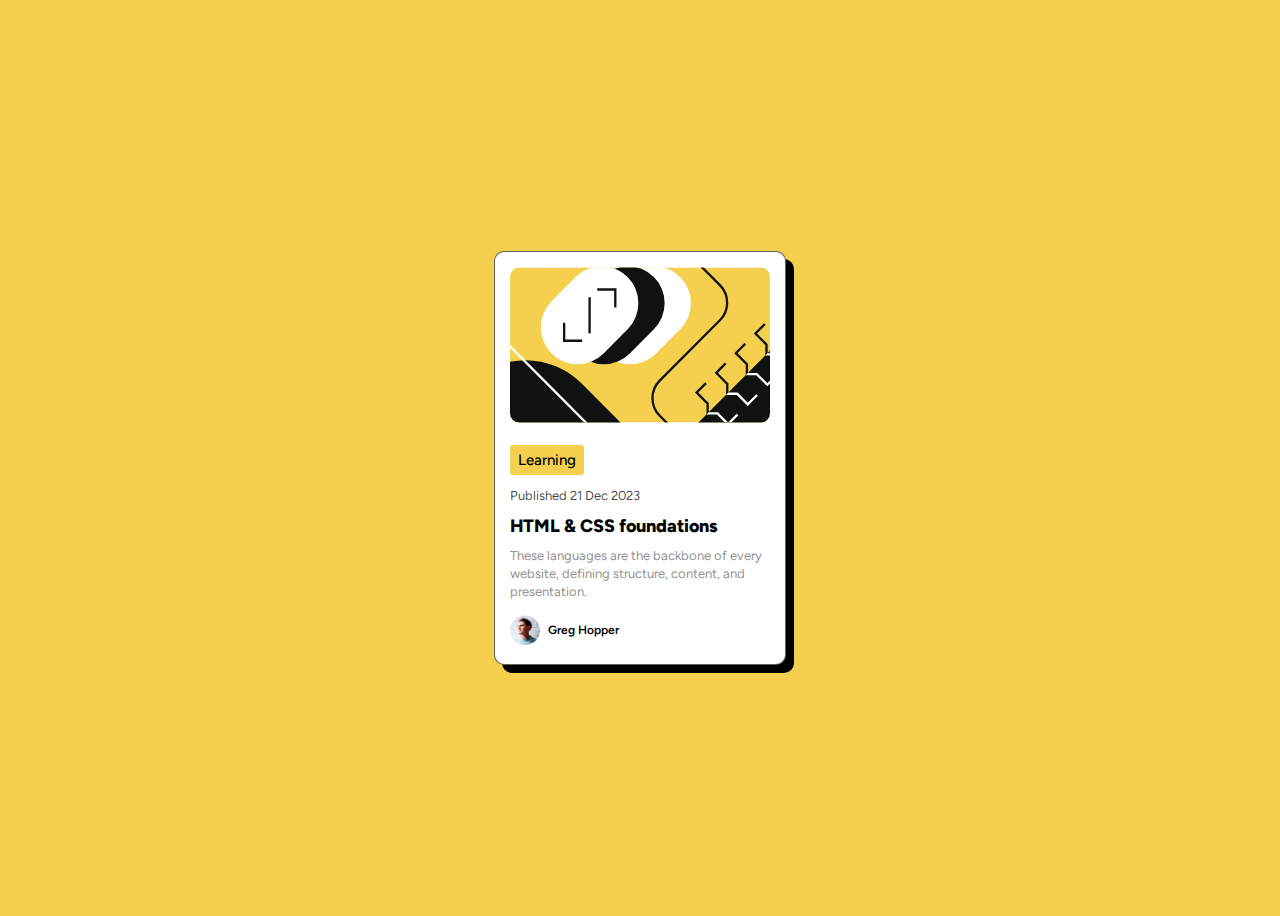
<file: index.html>
<!DOCTYPE html>
<html lang="en">
<head>
  <meta charset="UTF-8">
  <meta name="viewport" content="width=device-width, initial-scale=1.0"> <!-- displays site properly based on user's device -->

  <link rel="icon" type="image/png" sizes="32x32" href="./assets/images/favicon-32x32.png">
  
  <title>Frontend Mentor | Blog preview card</title>
  <link rel="stylesheet" href="style.css">
  <link href="https://fonts.googleapis.com/css2?family=Figtree:wght@400;500;600;800&display=swap" rel="stylesheet"> 
</head>
<body>
    <section>
      <div class="blog-field">
        <img src="assets/images/illustration-article.svg" alt="" class="blog-img">
        <div class="tags">Learning</div>
        <div class="date">Published 21 Dec 2023</div>
        <h3 class="blog-title">HTML & CSS foundations</h3>
        <div class="blog-des">These languages are the backbone of every website, defining structure, content, and presentation.</div>
        <div class="author-box"><img class="author-img" src="assets/images/image-avatar.webp" alt=""><p class="author-name">Greg Hopper</p></div>
      </div>
    </section>
</body>
</html>

  <!-- Feel free to remove these styles or customise in your own stylesheet 👍 -->
  <style>
    .attribution { font-size: 11px; text-align: center; }
    .attribution a { color: hsl(228, 45%, 44%); }
  </style>
</file>
<file: style.css>
body{
    background: hsl(47, 88%, 63%);
    display: flex;
}

section{
    width: 100%;
    display: flex;
    height: 100vh;
    justify-content: center;
    align-items: center;
    font-family: 'Figtree', sans-serif;
}

section .blog-field{
    width: 260px; 
    background: white;
    height: auto;
    padding: 15px;
    border-radius: 10px;
    border: 1px solid rgba(0, 0, 0, 0.609);
    box-shadow: 8px 8px #000000 ;
}   

.blog-img{

    width: 260px;
    border-radius: 10px;
}

.tags{

    padding: 6px;
    background: hsl(47, 88%, 63%);
    width: 62px;
    border-radius: 3px;
    font-size: 15px;
    text-align: center;
    font-weight: 800;
    margin-top: 18px;
    color: black;
    font-weight: 500;

}

.date{

    padding-top: 13px;
    font-size: 13px;
    color: rgba(0, 0, 0, 0.725);
    font-weight: 400;
}

.blog-title{

    font-size: 18px;
    font-weight: 800;
    margin-top: 12px;
    color: black;
}

.blog-title:hover{

    font-size: 18px;
    font-weight: 800;
    margin-top: 12px;
    color :hsl(47, 88%, 63%);
    transition: color 0.3s ease;
}

.blog-des{

    font-weight: 400;
    font-size: 13px;
    line-height: 18px;
    margin-top: -8px;
    color: rgb(146, 146, 146);

}

.author-box{
    display: flex;
    align-items: center;
    grid: 12px;
    font-weight: 600;
    font-size: 12px;
    padding-top: 10px;
}

.author-img{

    width: 30px;
    padding-right: 8px;
}
</file>
